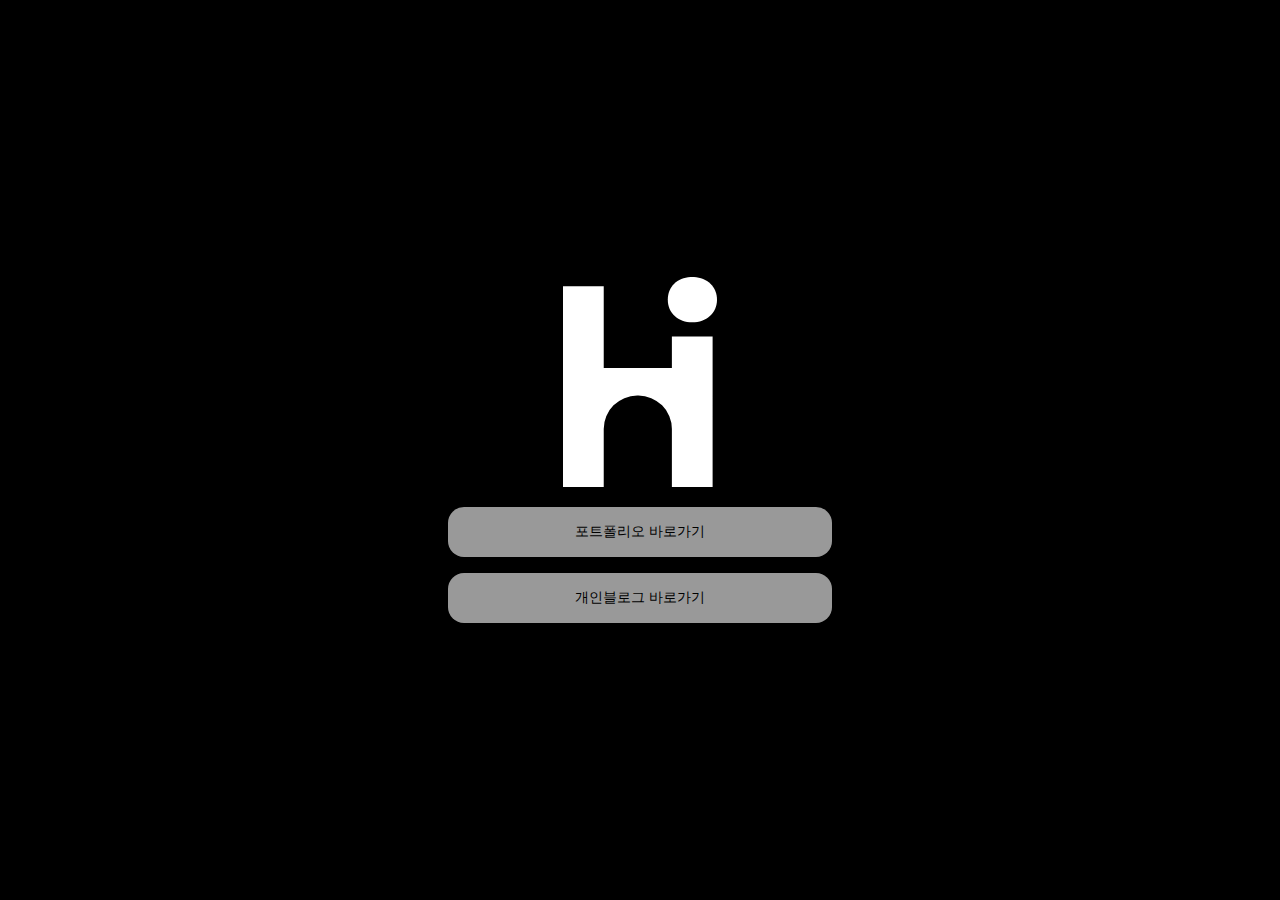
<file: index.html>
<!DOCTYPE html>
<html lang="ko">
<head>
    <meta charset="UTF-8">
    <title>Prologue</title>
    
    <script src="script/jquery-3.6.0.min.js"></script>
    <script src="script/common.js"></script>
    <link rel="stylesheet" href="css/prologcss.css">
</head>
<body>
    <div class="wrap">
        <div class="main">
            <div class="logo">
                <img src="images/logo.svg" alt="로고 이미지">
            </div>
            <ul>
                <li><a class="btn" href="/portfolio.html">포트폴리오 바로가기</a></li>
                <li><a class="btn" href="https://blog.naver.com/godls2213">개인블로그 바로가기</a></li>
            </ul>
        </div>
    </div>
</body>
</html>
</file>
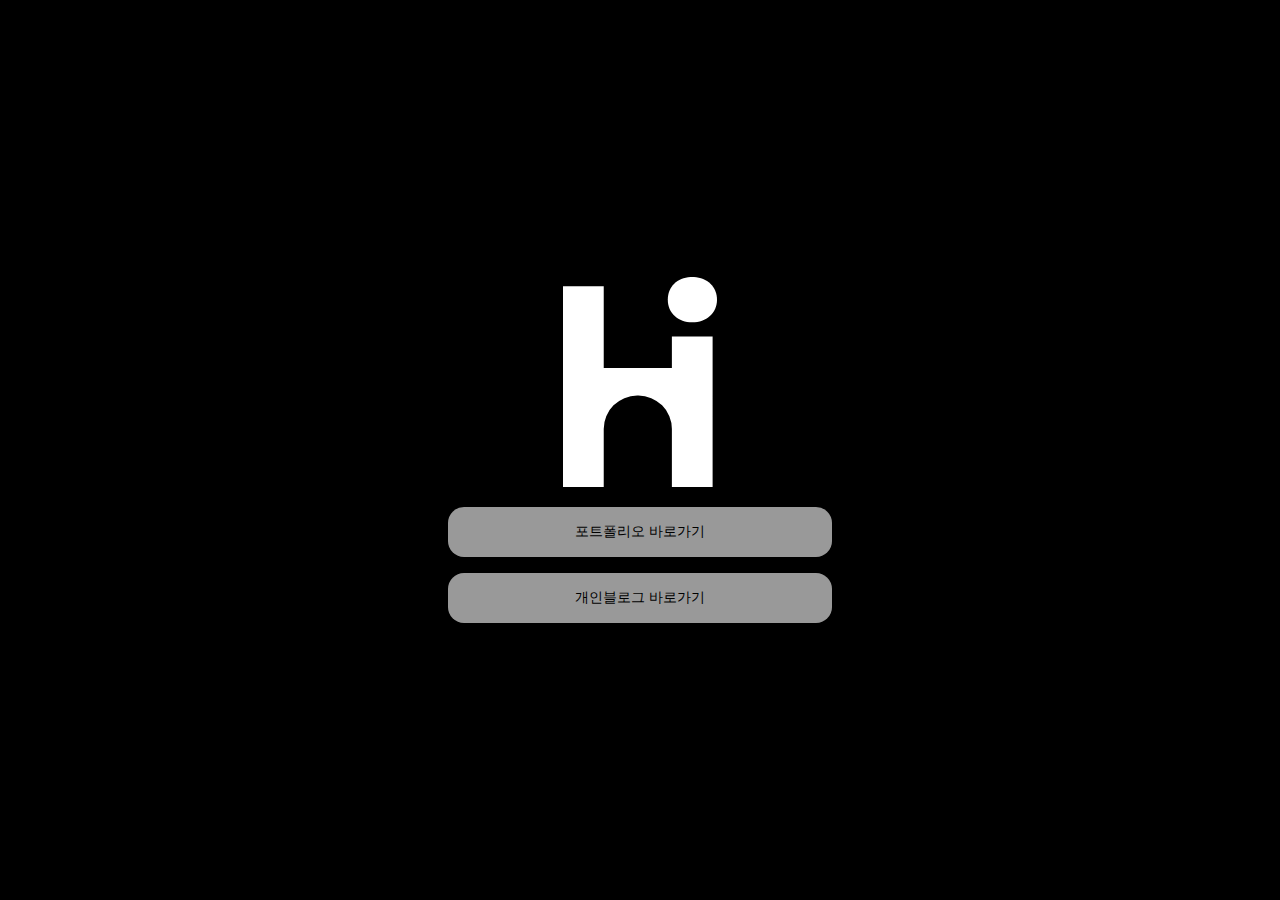
<file: prologue.html>
<!DOCTYPE html>
<html lang="ko">
<head>
    <meta charset="UTF-8">
    <title>Prologue</title>
    
    <script src="script/jquery-3.6.0.min.js"></script>
    <script src="script/common.js"></script>
    <link rel="stylesheet" href="css/prologcss.css">
</head>
<body>
    <div class="wrap">
        <div class="main">
            <div class="logo">
                <img src="images/logo.svg" alt="로고 이미지">
            </div>
            <ul>
                <li><a class="btn" href="/index.html">포트폴리오 바로가기</a></li>
                <li><a class="btn" href="https://blog.naver.com/godls2213">개인블로그 바로가기</a></li>
            </ul>
        </div>
    </div>
</body>
</html>
</file>
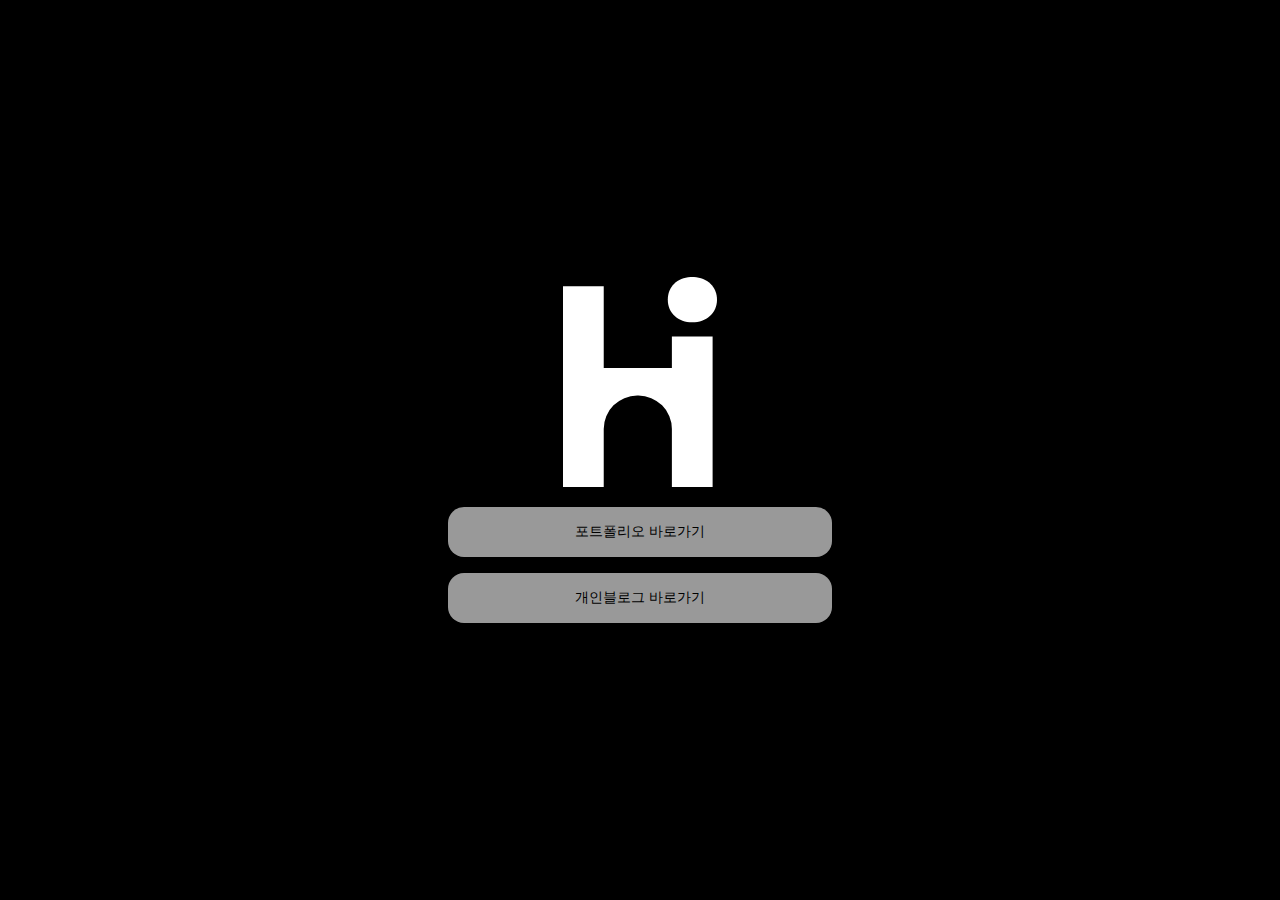
<file: Prologue.html>
<!DOCTYPE html>
<html lang="ko">
<head>
    <meta charset="UTF-8">
    <title>Prologue</title>
    
    <script src="script/jquery-3.6.0.min.js"></script>
    <script src="script/common.js"></script>
    <link rel="stylesheet" href="css/prologcss.css">
</head>
<body>
    <div class="wrap">
        <div class="main">
            <div class="logo">
                <img src="images/logo.svg" alt="로고 이미지">
            </div>
            <ul>
                <li><a class="btn" href="portfolio.html">포트폴리오 바로가기</a></li>
                <li><a class="btn" href="https://blog.naver.com/godls2213">개인블로그 바로가기</a></li>
            </ul>
        </div>
    </div>
</body>
</html>
</file>
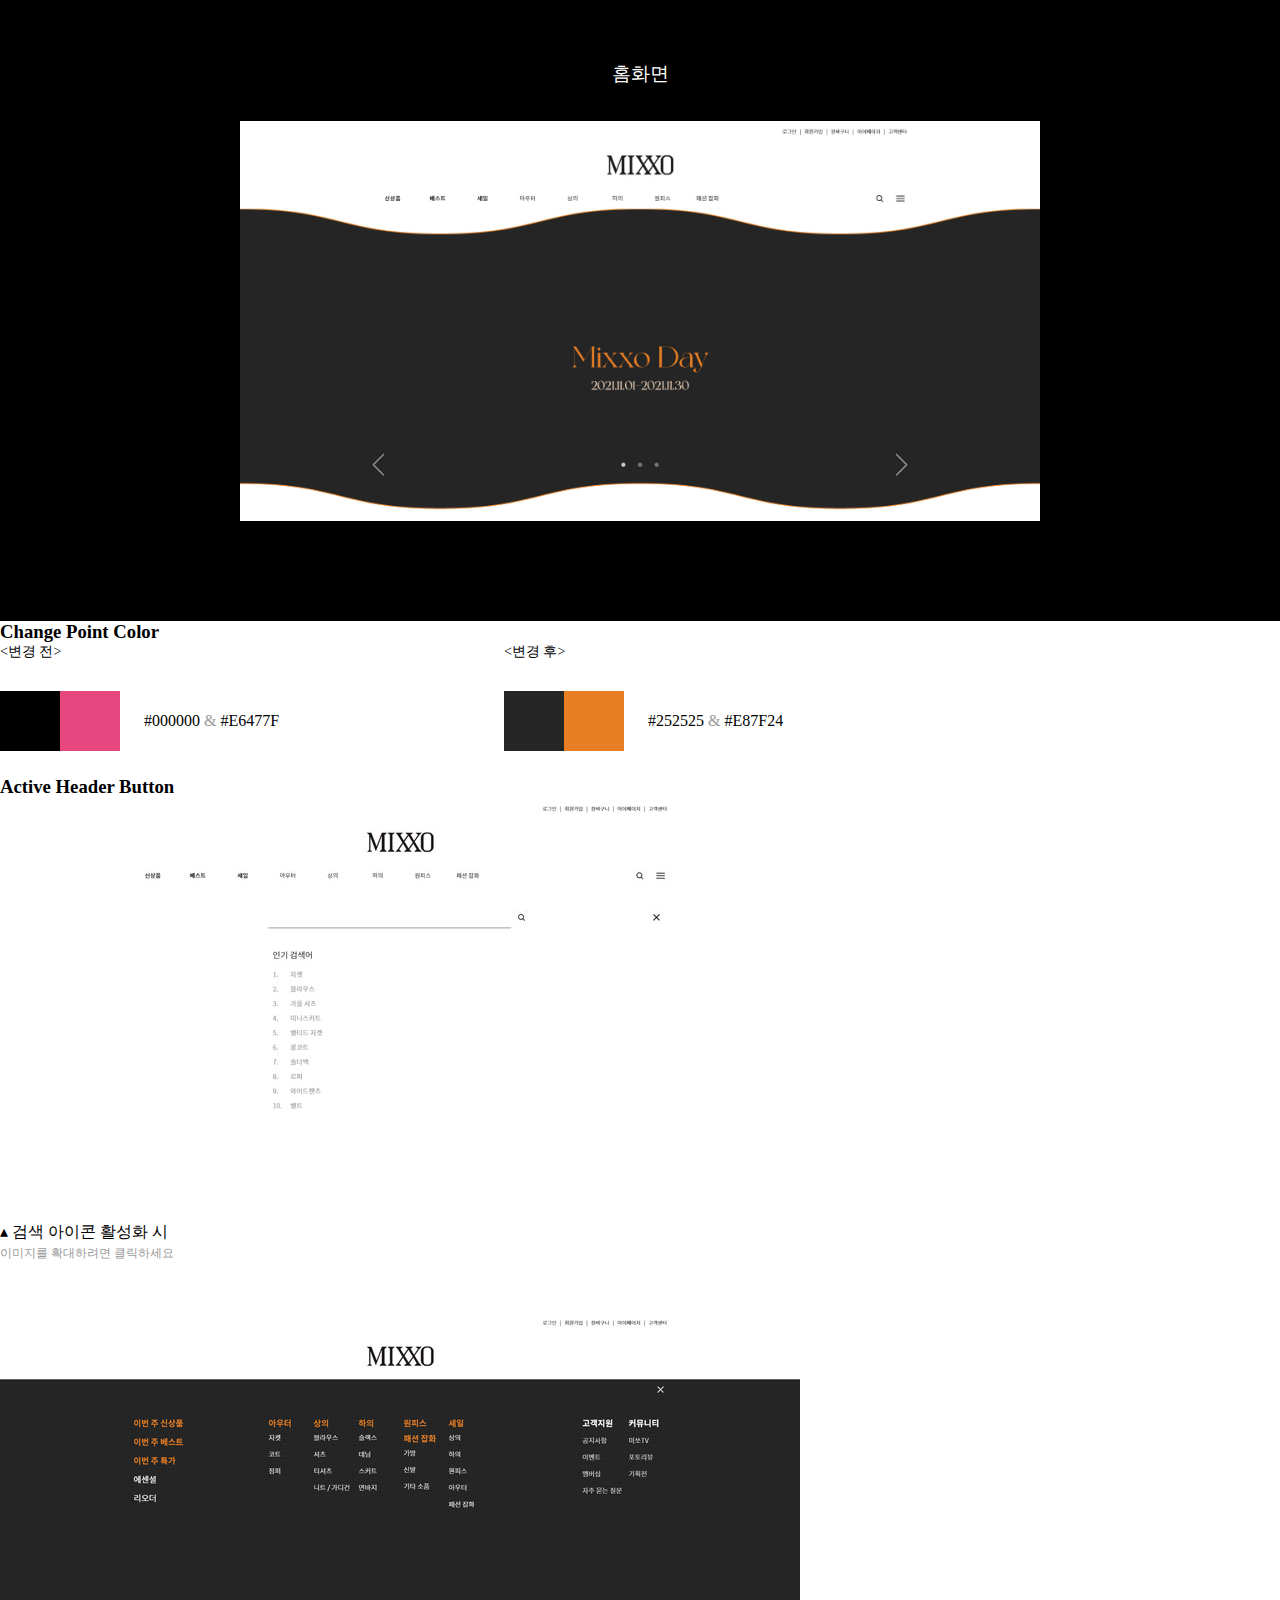
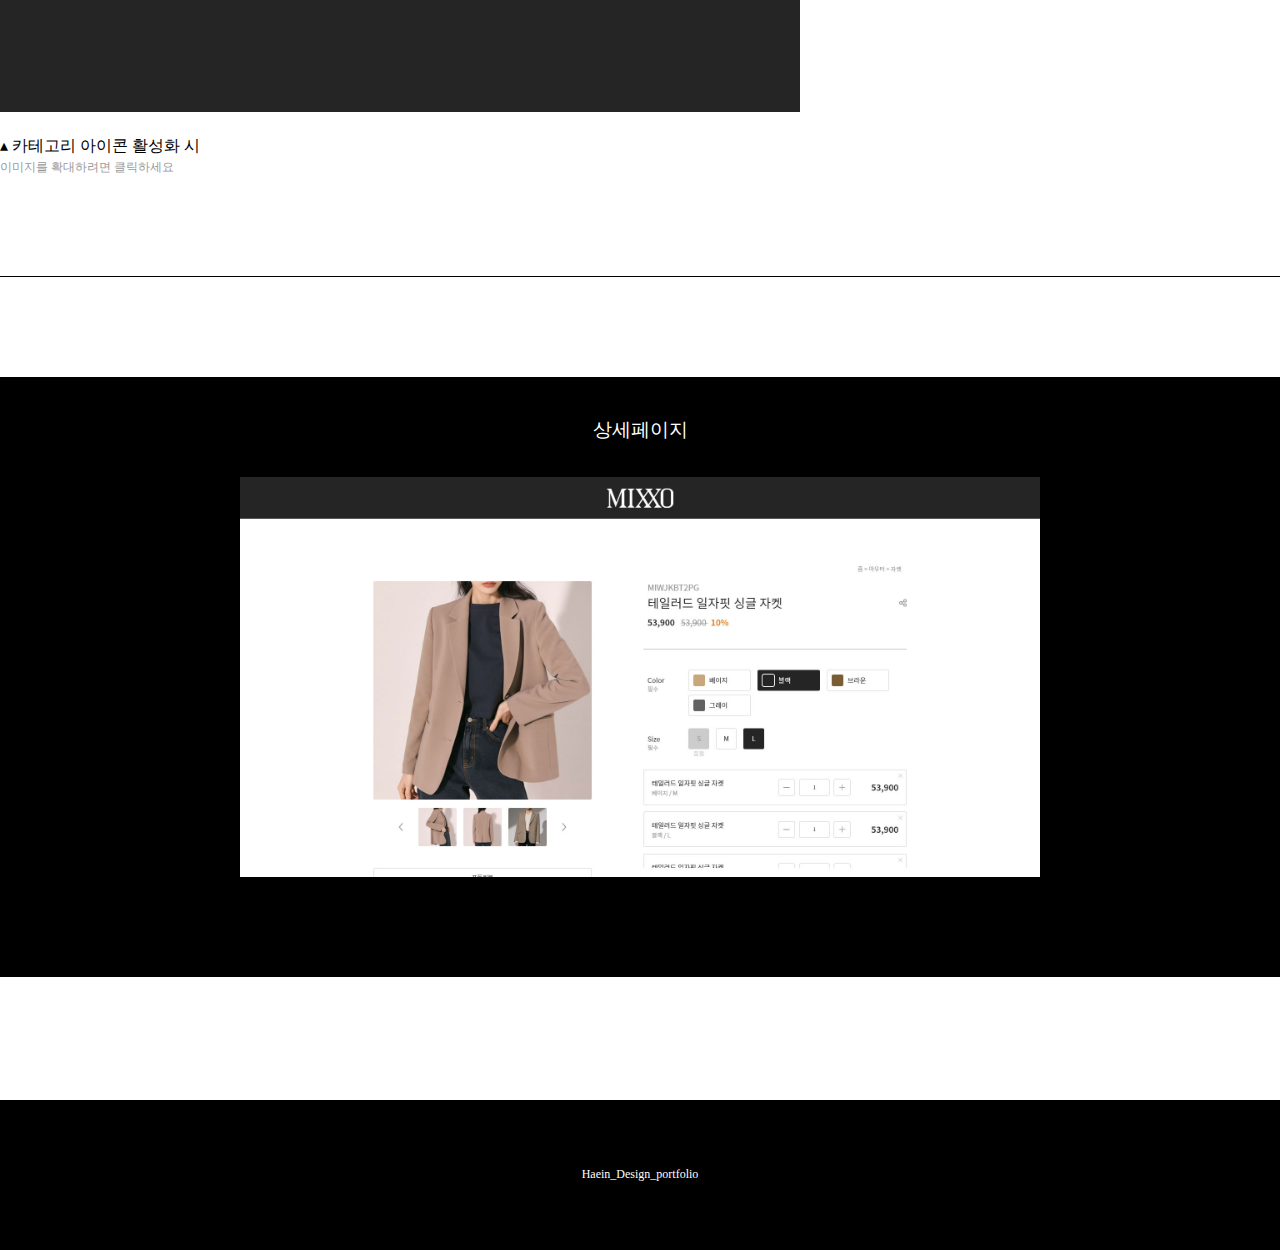
<file: html/mixxo_detail.html>
<!DOCTYPE html>
<html lang="ko">
<head>
    <meta charset="UTF-8">
    <meta name="viewport" content="width=device-width, initial-scale=1.0">
    <link rel="stylesheet" href="../css/postershop.css">
    <link rel="stylesheet" href="../css/mixxoPage.css">
    <script src="../script/jquery-3.6.0.min.js"></script>
    <script src="../script/detailPage.js"></script>
    <title>Mixxo Redesign_Detail</title>
</head>
<body>
    <div id="wrap">
        <header class="header">
            <h2>Mixxo Redesign_Detail</h2>
        </header>
        
        <div class="linkPage">
            <a href="../html/MIXXO.html">미쏘 리디자인 홈페이지 바로가기</a>
        </div>
        <div class="section1">
            <div class="part">
                <div class="viewArea">
                    <h3>홈화면</h3>
                    <div class="miniView">
                        <img src="../images/mixxo/Home.jpg" alt="홈화면">
                    </div>
                </div>

                <div class="detail2">
                    <h3>Change Point Color</h3>
                    <div class="colorView">
                        <h4>&lt;변경 전&gt;</h4>
                        <div id="colorBox" class="cf">
                            <div class="color" style="background-color: #000;"></div>
                            <div class="color" style="background-color: #E6477F"></div>
                        </div>
                        <div class="colorTextBox">
                            <p>&num;000000 <span class="grayText">&amp;</span> &num;E6477F</p>
                        </div>
                    </div>

                    <div class="colorView">
                        <h4>&lt;변경 후&gt;</h4>
                        <div id="colorBox" class="cf">
                            <div class="color" style="background-color: #252525;"></div>
                            <div class="color" style="background-color: #E87F24"></div>
                        </div>
                        <div class="colorTextBox">
                            <p>&num;252525 <span class="grayText">&amp;</span> &num;E87F24</p>
                        </div>
                    </div>
                </div>

                <div class="detail2">
                    <h3>Active Header Button</h3>
                    <div class="btnWindowView">
                        <img class="defaultImg" src="../images/mixxo/search.jpg" alt="검색 아이콘 활성화 미리보기">
                        <img class="imgEx" src="../images/mixxo/searchEx.jpg" alt="검색 아이콘 활성화 미리보기 확대">
                        <p>▴ 검색 아이콘 활성화 시<br>
                            <span class="grayText fs12">이미지를 확대하려면 클릭하세요</span>
                        </p>
                    </div>
                    
                    <div class="btnWindowView">
                        <img class="defaultImg" src="../images/mixxo/catagory.jpg" alt="카테고리 아이콘 활성화 미리보기">
                        <img class="imgEx" src="../images/mixxo/catagoryEx.jpg" alt="카테고리 아이콘 활성화 미리보기 확대">
                        <p>▴ 카테고리 아이콘 활성화 시<br>
                            <span class="grayText fs12">이미지를 확대하려면 클릭하세요</span>
                        </p>
                    </div>
                </div>

                <div class="detail2">
                    <div class="bannerImgView">

                    </div>
                </div>
            </div>
            
            <div class="part">
                <div class="viewArea">
                    <h3>상세페이지</h3>
                    <div class="miniView">
                        <img src="../images/mixxo/detailPageImg.jpg" alt="상세페이지">
                    </div>
                </div>
            </div>
            
                
            
            
        </div>
    </div>

    <footer class="footer">
        <p>Haein_Design_portfolio</p>
    </footer>

    <div class="popup">
        <img class="detailPageImg" src="../images/mixxo/Home.jpg" alt="홈화면">
        <img class="detailPageImg" src="../images/mixxo/detailPageImg.jpg" alt="상세페이지">

    </div>
</body>
</html>
</file>
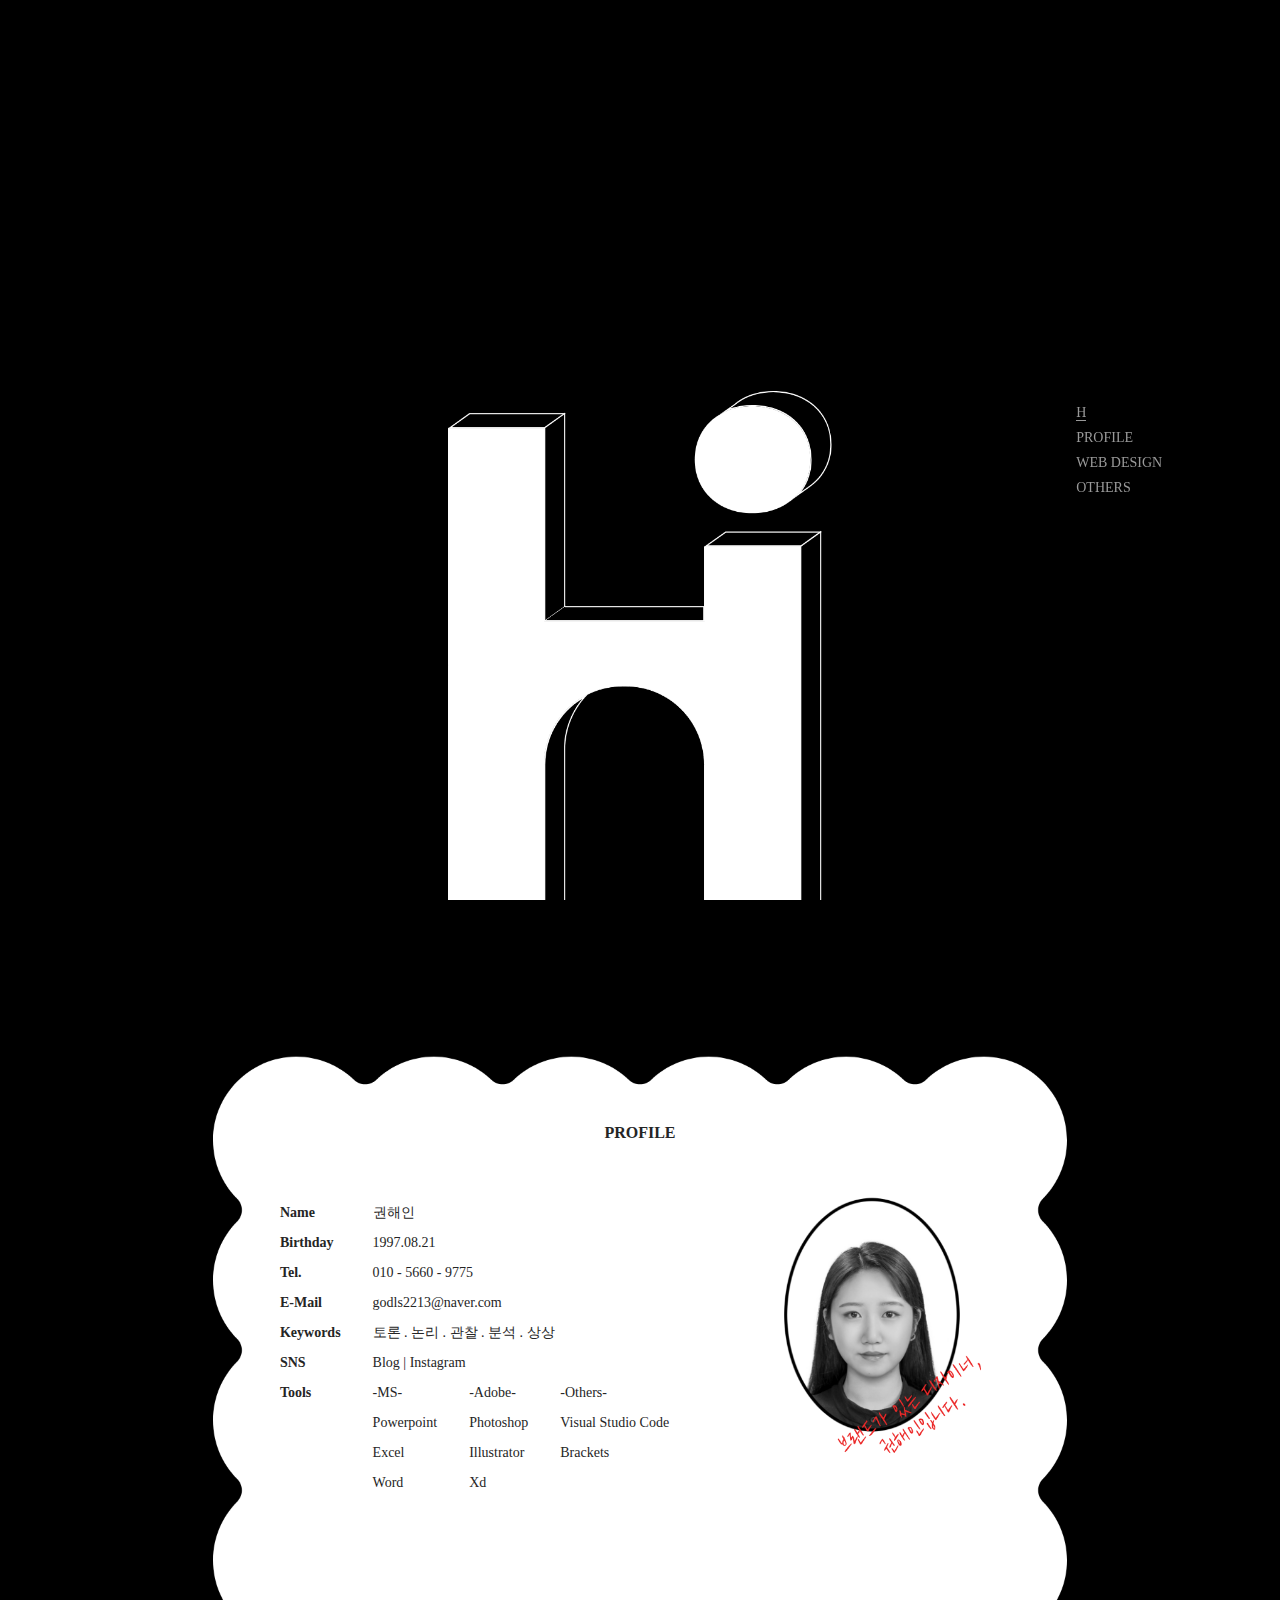
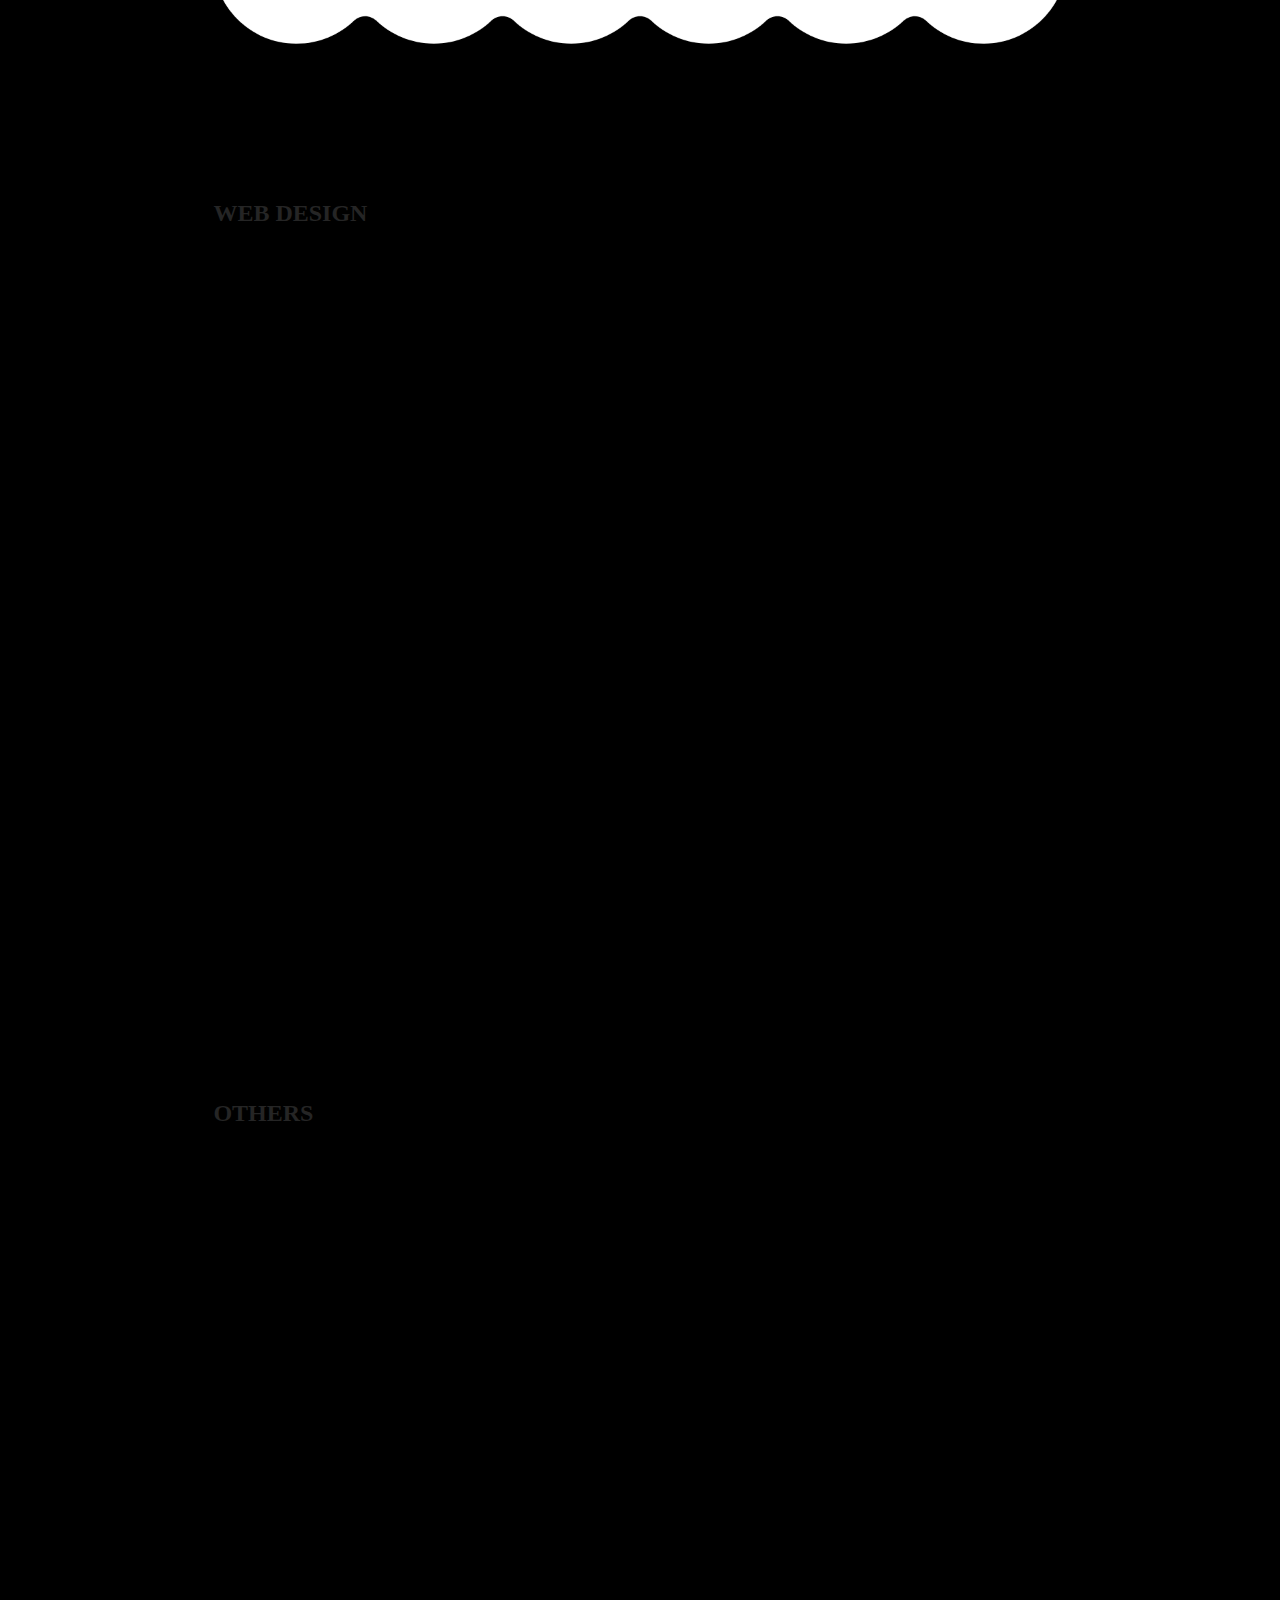
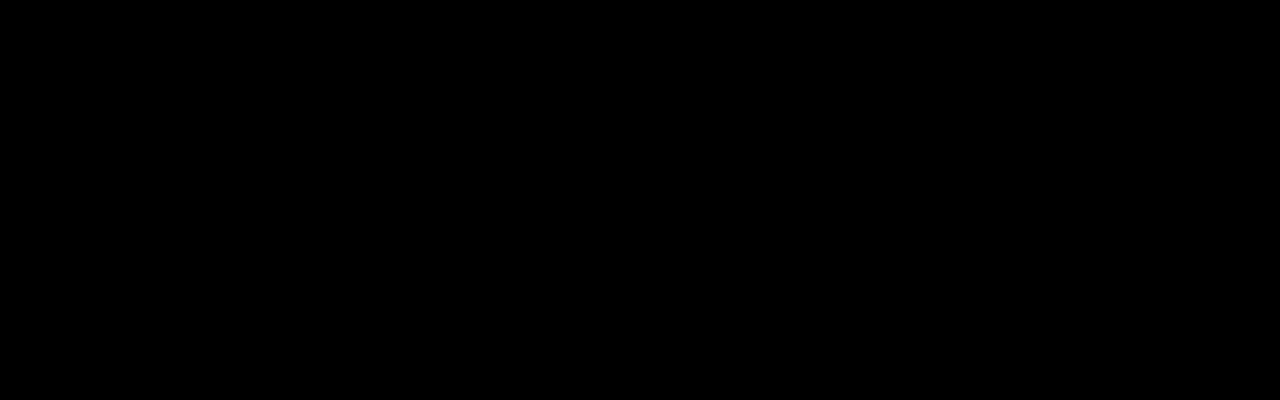
<file: html/portfolio.html>
<!DOCTYPE html>
<html lang="ko">
<head>
    <meta charset="UTF-8">
    <title>Haein_Design_Portfolio</title>
    <meta name="viewport" content="width=device-width, initial-scale=1">
    <script src="../script/jquery-3.6.0.min.js"></script>
    <script src="../script/common.js"></script>
    <link rel="stylesheet" href="../css/style.css">
</head>

<body>
    <div id="wrap">
        <header class="header">
            <nav class="nav">
                <ul class="desktopMenu">
                    <li class="on"><a href="#">H</a></li>
                    <li><a href="#">PROFILE</a></li>
                    <li><a href="#">WEB DESIGN</a></li>
                    <li><a href="#">OTHERS</a></li>
                </ul>
            </nav>
            
            <div class="previousPage">
                <img class="pageBtn" src="../images/previousPage.svg" alt="이전 페이지">
            </div>

            <nav class="nav2">
                <div class="menuBtn">
                    <div class="openMenu">
                        <img src="../images/openMenu.svg" alt="카테고리 열기">
                    </div>
                    <div class="closeMenu">
                        <img src="../images/closeMenu.svg" alt="카테고리 닫기">
                    </div>
                </div>

                <ul class="mobileBtn">
                    <li class="active"><a href="#"></a></li>
                    <li><a href="#"></a></li>
                    <li><a href="#"></a></li>
                    <li><a href="#"></a></li>
                </ul>
            </nav>

            <div class="nextPage">
                <img class="pageBtn" src="../images/nextPage.svg" alt="다음 페이지">
            </div>

            <div class="categoryOpen">
                <ul class="category">
                    <li><a href="#">H</a></li>
                    <li><a href="#">Profile</a></li>
                    <li><a href="#">Webdesign</a></li>
                    <li><a href="#">Others</a></li>
                </ul>
                <div class="categoryBg"></div>
            </div>

            
        </header>
        
        <div id="fullPage">
            <div class="section" id="homeTab">
                <img class="logo" src="../images/main logo.png" alt="로고">
            </div>
            <div class="section" id="profileTab">
                <div class="section2">
                    <div class="profileBox">
                        <img class="proflieBg" src="../images/profile bg.png" alt="프로필 배경">
                        <div class="profile">
                            <h2>PROFILE</h2>
                            <div class="profileTitle">
                                <p>Name</p>
                                <p>Birthday</p>
                                <p>Tel.</p>
                                <p>E-Mail</p>
                                <p>Keywords</p>
                                <p>SNS</p>
                                <p>Tools</p>
                            </div>
                            <div class="profileCont">
                                <p>권해인</p>
                                <p>1997.08.21</p>
                                <p>010 - 5660 - 9775</p>
                                <p>godls2213@naver.com</p>
                                <p>토론 . 논리 . 관찰 . 분석 . 상상</p>
                                <p><span><a href="#"></a>Blog</span> | <span><a href="#">Instagram</a></span></p>
                                <p class="toolsCont">-MS-<br>
                                    Powerpoint<br>
                                    Excel<br>
                                    Word</p>
                                <p class="toolsCont">-Adobe-<br>
                                    Photoshop<br>
                                    Illustrator<br>
                                    Xd</p>
                                <p class="toolsCont">-Others-<br>
                                    Visual Studio Code<br>
                                    Brackets</p>
                            </div>
                            <img class="profileImg" src="../images/profile image.png" alt="프로필 사진">
                        </div>    
                    </div>    
                </div>
            </div>

            <div class="section" id="webDesignTab">
                <div class="circleBg">
                  <h2>WEB DESIGN</h2>  
                </div>
            </div>

            <div class="section" id="otersTab">
                <div class="circleBg">
                  <h2>OTHERS</h2>  
                </div>
            </div>

        </div>

    </div>
</body>

</html>
</file>
<file: css/prologcss.css>
* {
    margin: 0; padding: 0;
    list-style: none;
    text-decoration: none;
}
a {
    color: #000;
}

.wrap {
    width: 100vw; height: 100vh;
    background-color: #000;
}

.main {
    width: 30%;
    position: relative;
    top: 50%; left: 50%;
    transform: translate(-50%, -50%);
}

.logo {
    position: relative;
    text-align: center;
}
.logo img {
    width: 40%;
}

li {
    margin-top: 16px;
}
.btn {
    width: 100%;
    height: 50px;
    line-height: 50px;
    text-align: center;
    background: #999;
    border-radius: 16px;
    color: #000;
    font-size: 14px;
    cursor: pointer;
    display: block;
}
.btn:hover {
    background: #fff;
    font-weight: 550;
}



/* mobile */
@media screen and (max-width:428px) {
    .main {
        width: 100%;
    }
    
    .logo img {
        width: 20%;
    }
    ul {
        width: 150px;
        position: relative;
        left: 50%;
        transform: translate(-50%, 0);
    }
    li {
        margin-top: 12px;
    }
    .btn {
        width: 150px; height: 44px;
        line-height: 44px;
        font-size: 12px;
        border-radius: 14px;
    }
}
</file>
<file: css/postershop.css>
* {
    margin: 0; padding: 0;
}

.header {
    width: 100%; height: 50px;
    background: #000;
    position: fixed;
    z-index: 5;
}
.frame { 
    width: 240px; height: 520px;
    position: fixed;
    top: 0px; left: 0px;
    border: solid #fff;
    border-width: 100px 840px 100px 200px;
}

.frame > img {
    width: 240px;
    display: block;
}

.cont {
    width: 100%; height: 100%;
    position: relative;
    z-index: -2;
}
.contImg {
    width: 240px;
    position: relative;
    top: 100px; left: 200px;
    padding-bottom: 100px;
}

.sideCont {
    width: 520px;
    position: absolute;
    top: 0; right: 200px;
    text-align: center;
}
.sideCont > p {
    display: inline-block;
    color: #252525;
    line-height: 100vh;
}

.secondSection {
    width: 100%; height: 100%;
    position: absolute;
    top: 200vh;
    background: #fff;
}

.footer {
    width: 100%; height: 150px;
    position: absolute;
    background: #000;
    text-align: center;
    top: 300vh;
}
.footer > p {
    font-size: 12px;
    color: #fff;
    line-height: 149px;
}
</file>
<file: css/mixxoPage.css>
/* clearfix */
.cf::after, .cf::before {
    content: '';
    display: table;
    clear: both;
}


span.grayText {
    color: #999;
}
span.fs12 {
    font-size: 12px;
}

/* part */
.part:first-child {
    width: 100%; height: auto;
    padding: 0;
    padding-bottom: 100px;
    position: relative;
    border: none;
}
.part {
    width: 100%; height: auto;
    padding: 100px 0;
    border-top: 1px solid #000;
    position: relative;
}

/* part-viewArea */
.viewArea {
    width: 100%; height: 600px;
    background: #000;
    position: relative;
}
.viewArea > h3 {
    position: absolute;
    top: 40px; left: 50%;
    transform: translateX(-50%);
    color: #fff;
    font-weight: normal;
}

.miniView {
    width: 800px; height: 400px;
    position: relative;
    top: 50%; left: 50%;
    transform: translate(-50%, -50%);
    overflow-y: scroll;
    scrollbar-width: 0px;
    background: #fff;
}
.miniView::-webkit-scrollbar {
    display: none;
}
.miniView > img {
    width: 100%;
    position: absolute;
    top: 0; left: 0;
    cursor: zoom-in;
}

/* detail- point color */
.colorView {
    width: 500px; height: auto;
    display: inline-block;
}
.colorView > h4 {
    font-size: 14px;
    font-weight: normal;
    margin-bottom: 30px;
}
#colorBox {
    display: inline-block;
    position: relative;
}
.color {
    width: 60px; height: 60px;
    display: block;
    float: left;
}
.colorTextBox {
    position: relative;
    display: inline-block;
    height: 60px;
    padding-left: 20px;
    position: relative;
    top: -25px;
}
.colorTextBox > p {
    line-height: 59px;
    display: block;
    position: relative;
}


/* detail- btn active img */
.btnWindowView {
    width: 100%;
    padding-bottom: 50px;
}
.btnWindowView:last-child {
    padding-bottom: 0;
}
.defaultImg {
    width: 800px;
    display: inline-block;
    cursor: zoom-in;
    position: relative;
}
.defaultIm:hover {
    transform: translate(-10px, -10px);
    -webkit-transition: transform 0.4s ease-out;
    transition: transform 0.4s ease-out;
}
.btnWindowView > p {
    margin-top: 20px;
}
/* 이미지 클릭시 확대 */
.imgEx {
    width: 100vw;
    display: none;
    position: fixed;
    top: 0;left: 0;
    z-index: 50;
    cursor: zoom-out;
}




.popup {
    width: 100%;
    position: absolute;
    top: 0; left: 0;
    z-index: 50;
}

.detailPageImg {
    display: none;
    width: 100%;
    cursor: zoom-out;
}
</file>
<file: css/style.css>
* {
    margin: 0; padding: 0;
    box-sizing: border-box;
    color: #252525;
}
li {
    list-style: none;
}
a {
    text-decoration: none;
}


/* desktop first */
html {
    background: #000;
    overflow: hidden;
}

#wrap {
    width: 66.66%;
    margin: 0 auto;
}
 /* nav */
 header {
     width: 100px; height: 100px;
     margin-left: 10px;
     position: fixed;
     z-index: 1000;
     top: 50%;
     left: 83.3%;
     transform: translate(0, -50%);
 }
.nav {
    width: 100px;
    float: right;
    position: relative;
    
}
.nav > ul > li {
    text-align: left;
    line-height: 24px;
}
.nav > ul > li > a {
    color: #999;
    font-size: 14px;
}
li.on > a {
    border-bottom: 1.5px solid #999;
}

.header > .mobileBtn {
    display: none;
}
div.previousPage, div.nextPage, div.menuBtn, .nav2, div.categoryOpen {
    display: none;
}



#fullPage {
    width: 100%;
}
/* section */
.section {
    width: 100%; height: 100vh;
    position: relative;
    background: #000;
}

/* section1 */
img.logo {
    display: block;
    width: 30vw;
    margin: 0 auto;
    position: absolute;
    right: 0;
    left: 0;
    bottom: -2px;
}

/* section2 */
.section2 {
    width: 100%; height: 100%;
    position: relative;
    background: #000;
    z-index: 2;
}
.profileBox {
    display: block;
    width: 100%;
    position: relative;
    top: 50%;
    transform: translate(0, -50%);
}
.profileBox .proflieBg {
    display: block;
    width: 100%;
}
.profile {
    width: 100%; height: 100%;
    position: absolute;
    top: 0; left: 0;
    padding: 7.8%;
}
.profile > h2 {
    font-size: 16px;
    width: 100%;
    text-align: center;
    margin-bottom: 7.8%;
}
.profileTitle {
    font-size: 14px;
    font-weight: 550;
    line-height: 30px;
    display: block;
    float: left;
    margin-right: 32px;
}
.profileCont {
    font-size: 14px;
    line-height: 30px;
    display: block;
    float: left;
}
.toolsCont {
    display: block;
    float: left;
    margin-right: 32px;
}
.profileImg {
    width: 30%;
    display: block;
    float: right;
}

/* section3 */
.othersCtn > h2 {
    display: block;
    position: absolute;
    top: -50px;
    left: 50%;
    transform: translate(-50%, 0);
    font-size: 20px;
    color: #fff;
    font-weight: normal;
}

.othersCtn {
    width: 840px; height: 420px;
    position: relative;
    top: 50%; left: 50%;
    transform: translate(-50%, -50%);
}

.circle {
    width: 400px; height: 400px;
    border-radius: 200px;
    background-color: #fff;
    float: left;
    margin: 10px;
    position: relative;
}
.circle > a {
    width: 400px; height: 400px;
    border-radius: 200px;
    display: block;
}
.circle > a:hover {
    background: rgba(0,0,0,0.3);
}

.circle > a > h3 {
    font-size: 16px;
    color: #000;
    text-align: center;
    position: relative;
    top: 50px;
    font-weight: normal;
}
.circle > a > img {
    display: block;
    height: 60%;
    position: relative;
    top: 50%; left: 50%;
    transform: translate(-50%, -50%);
}



/* mobile */

@media screen and (max-width:768px) {
    #wrap {
        width: 100vw;
        padding: 0 20px 0 20px;
    }
    /* Menu bar */
    header {
        position: fixed;
        width: 50px; height: 100%;
        top: 0;
        transform: translate(0, 0);
        right: 0;
        left: unset;
        margin: 0;
        background: #000;
    }
    .header > .nav {
        display: none;
    }
    .nav2 {
        width: 30px; height: 120px;
        display: block;
        position: absolute;
        top: 50%;
        transform: translate(0, -50%);
        z-index: 5;
    }
    ul.mobileBtn {
        width: 30px; height: 120px;
        display: block;
        position: relative;
        top: -50px;
        
    }
    
    .mobileBtn > li > a {
        width: 30px; height: 30px;
        display: block;
        margin: 0;
        position: absolute;
        top: -10px; left: -10px;
    }
    .mobileBtn > li  {
        content: "";
        width: 10px; height: 10px;
        border: 1px solid #fff;
        border-radius: 5px;
        position: relative;
        top: 10px;
        margin: 20px 10px 10px 10px;
    }
    .mobileBtn > li.active {
        background-color: #fff;
    }

    div.menuBtn {
        width: 30px; height: 30px;
        position: relative;
        top: -30px; left: 0;
        display: block;
        z-index: 5;
    }
    div.openMenu {
        width: 30px; height: 30px;
        position: absolute;
        display: block;
    }
    div.closeMenu {
        width: 30px; height: 30px;
        position: absolute;
        display: none;
    }

    div.categoryOpen {
        height: 100%; width: 125px;
        position: absolute;
        right: 0; top: 0;
        display: none;
    }

    div.categoryOpen > div.categoryBg {
        width: 100%; height: 100%;
        background-color: rgba(0, 0, 0, 0.6);
    }

    ul.category {
        position: absolute;
        left: 10px;
        width: 62px;
        text-align: right;
        
        top: 50%;
        transform: translate(0, -50%);
        margin-right: 10px;
    }
    ul.category > li {
        width: 62px;
        height: 30px;
    }
    ul.category > li > a {
        color: #fff;
        font-size: 12px;
        line-height: 26px;
    }

    div.menuBtn img {
        height: 15px;
        display: block;
        position: relative;
        top: 50%; left: 50%;
        transform: translate(-50%, -50%);
    }

    div.previousPage {
        content: "";
        width: 30px; height: 30px;
        position: absolute;
        top: 40px;
        display: block;
        cursor: pointer;
        z-index: 5;
    }
    div.nextPage {
        content: "";
        width: 30px; height: 30px;
        position: absolute;
        bottom: 40px;
        display: block;
        cursor: pointer;
        z-index: 5;
    }
    img.pageBtn {
        display: block;
        text-align: center;
        width: 15px;
        position: absolute;
        top: 50%; left: 50%;
        transform: translate(-50%, -50%);
    }


    /* logo */
    .section {
        width: 100%; height: 100%;
        padding-right: 30px;
        position: relative;
    }
    img.logo {
        width: 50%;
        position: absolute;
        top: 50%; left: 50%;
        transform: translate(-50%, -50%);
    }

    /* profile */
    .section2 {
        width: 100%; height: 100%;
    }
    .section2 div.profileBox {
        width: 100%; height: 100%;
        padding-right: 30px;
    }
    .section img.proflieBg {
        display: none;
    }
    .section div.profile {
        width: 100%; height: 100%;
        background-color: #fff;
        padding: 20px;
    }
    .section div.profile h2 {
        margin: 20px 0;
        font-size: 14px;
    }
    .section div.profile div.profileTitle {
        font-size: 12px;
        line-height: 32px;
        margin-right: 16px;
        position: relative;
        top: 0;
        float: left;
    }
    .section div.profile div.profileCont {
        font-size: 12px;
        line-height: 32px;
        width: 178px;
        position: relative;
        top: 0;
        float: left;
    }
    .section div.profile div.profileCont p.toolsCont {
        margin-right: 16px;
        line-height: 30px;
    }
    .section div.profile img.profileImg {
        width: 60%;
        position: absolute;
        left: 50%;
        transform: translate(-50%, 0);
        top: 85px;
    }

    /* others tab */

    .othersCtn > h2 {
        font-size: 16px;
        font-weight: bold;
        text-align: center;
        position: absolute;
        top: 50px;
        margin: 0 auto;
        color: #fff;
    }
    .othersCtn {
        width: 100%;
        height: 100%;
        position: relative;
        top: 0; left: 0;
        transform: unset;
    }
    .circle {
        width: 35vh; height: 35vh;
        border-radius: 100%;
        display: block;
        margin: 2vh 0;
        position: relative;
        top: 50%;
        left: 50%;
        transform: translate(-50%, -100%);
    }
    .circle > a {
        width: 100%; height: 100%;
        border-radius: 100%;
        display: block;
        position: absolute;
        top: 0;
        
    }
    .circle > a > h3 {
        font-size: 14px;
        position: relative;
        top: 30px;
        margin: 0 auto;
    }
    .circle > a > img {
        display: block;
        height: 60%;
        position: relative;
        top: 50%; left: 50%;
        transform: translate(-50%, -50%);
    }

}
</file>
